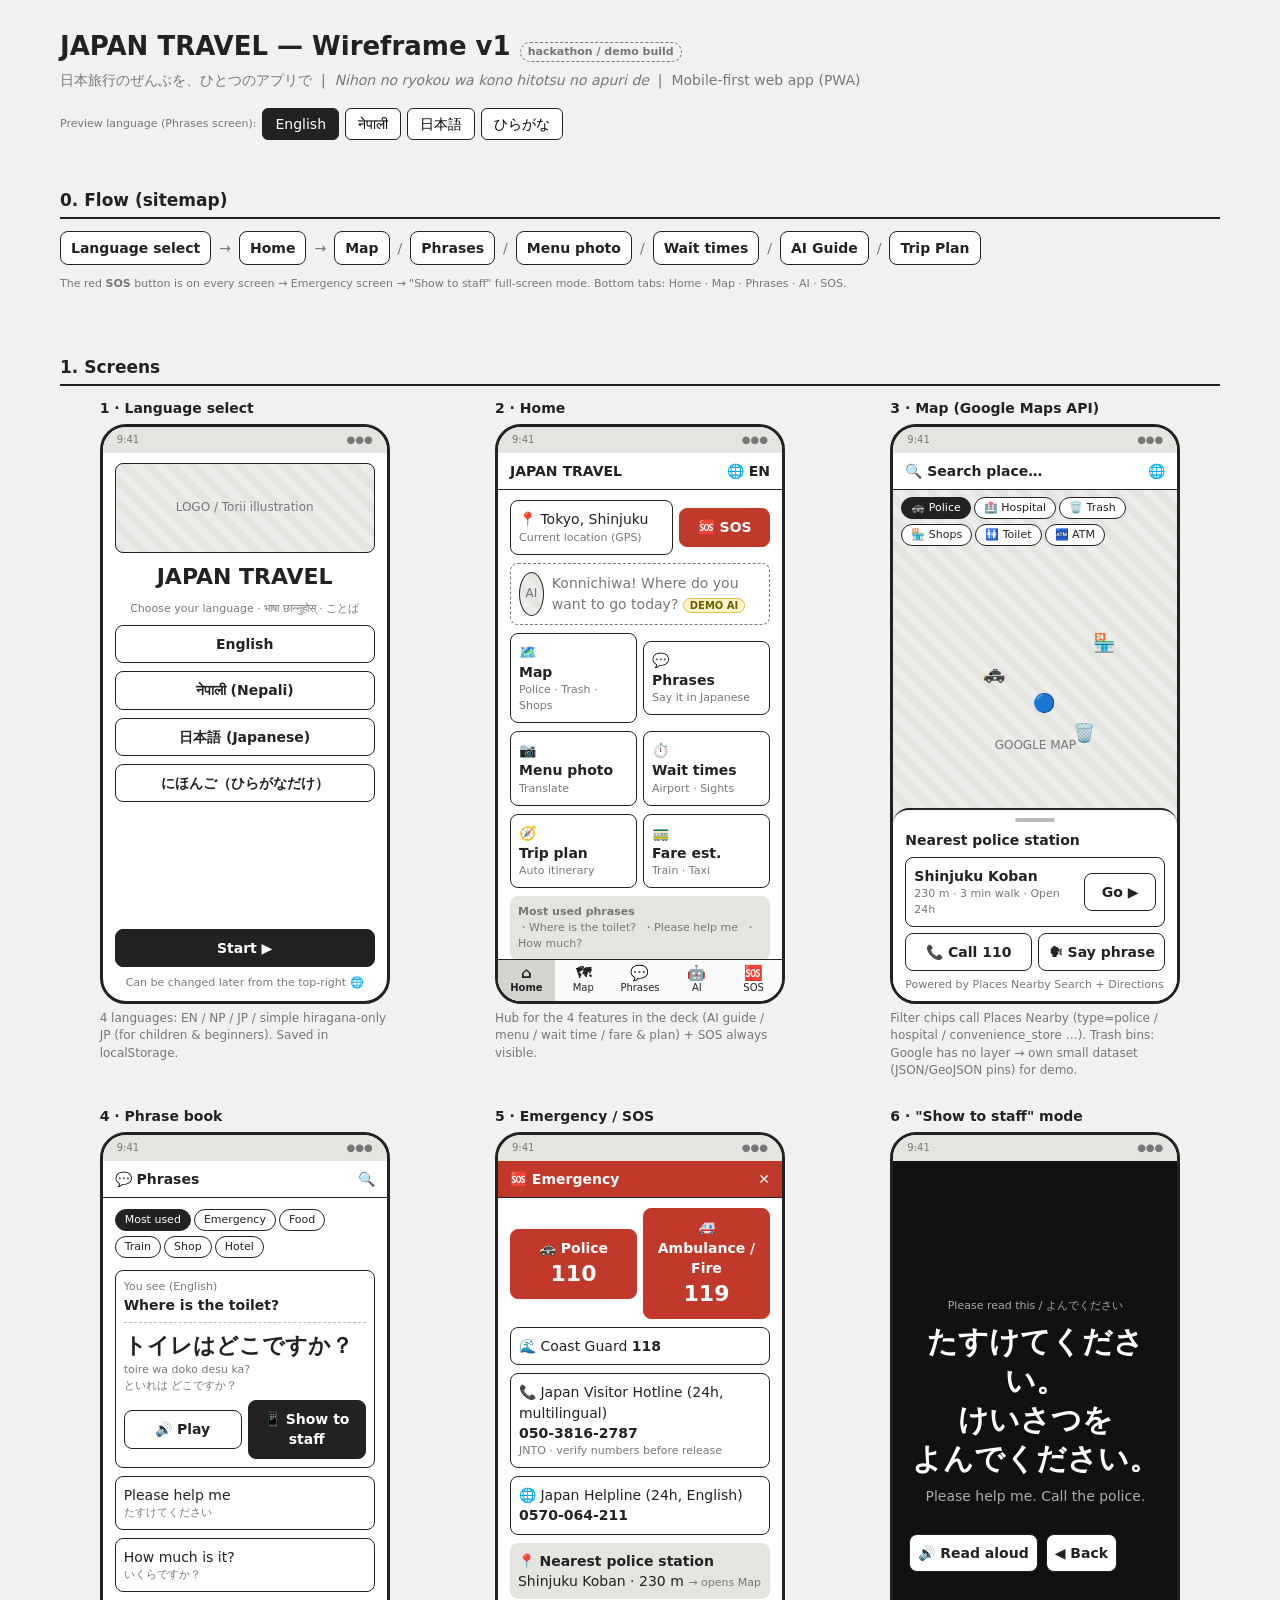
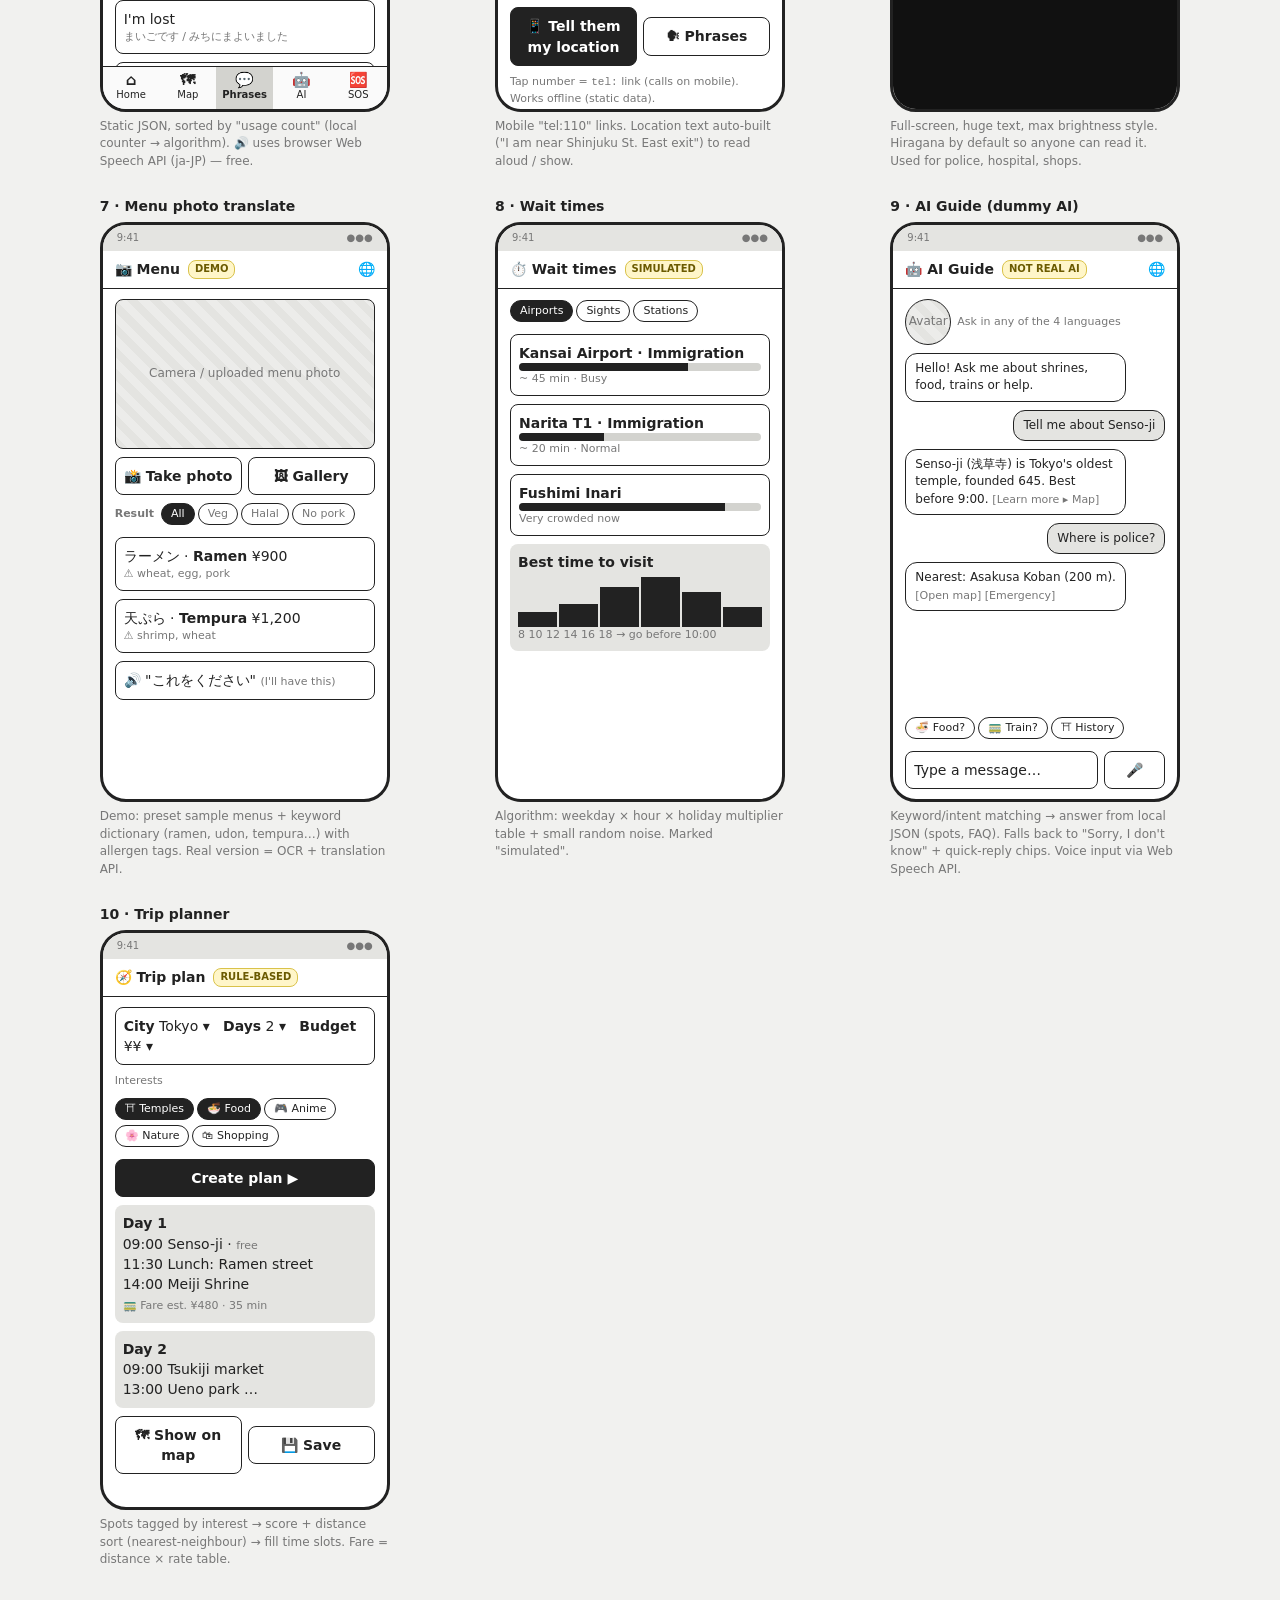
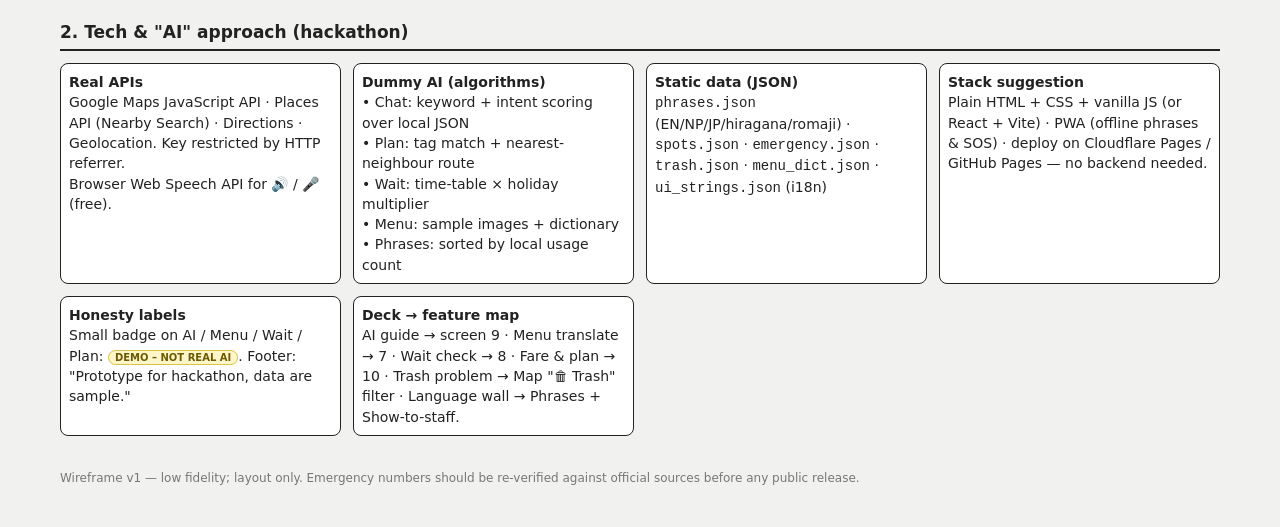
<file: wireframe.html>
<!doctype html>
<html lang="en">
<head>
<meta charset="utf-8">
<meta name="viewport" content="width=device-width,initial-scale=1">
<title>Japan Travel Wireframe</title>
<style>
:root{--bg:#f1f1ef;--ink:#222;--mute:#777;--line:#bbb;--fill:#e4e4e1;--fill2:#d3d3cf;--card:#fff;--hot:#c0392b}
*{box-sizing:border-box}
body{margin:0;background:var(--bg);color:var(--ink);font:14px/1.45 system-ui,"Yu Gothic","Noto Sans JP",sans-serif}
header.top{padding:28px 20px 8px;max-width:1200px;margin:auto}
h1{margin:0;font-size:26px}
.sub{color:var(--mute);margin-top:4px}
.tag{display:inline-block;font-size:11px;border:1px dashed var(--mute);padding:1px 7px;border-radius:10px;color:var(--mute)}
nav.langs{max-width:1200px;margin:10px auto;padding:0 20px;display:flex;gap:6px;flex-wrap:wrap;align-items:center}
nav.langs button{border:1.5px solid var(--ink);background:#fff;padding:5px 12px;border-radius:6px;cursor:pointer;font:inherit}
nav.langs button.on{background:var(--ink);color:#fff}
section{max-width:1200px;margin:auto;padding:14px 20px}
h2{font-size:17px;border-bottom:2px solid var(--ink);padding-bottom:4px;margin:24px 0 12px}
.grid{display:grid;grid-template-columns:repeat(auto-fill,minmax(290px,1fr));gap:26px;justify-items:center}
.screen{width:290px}
.screen>.cap{font-weight:700;margin:0 0 6px}
.screen>.note{font-size:12px;color:var(--mute);margin-top:6px}
.phone{width:290px;height:580px;border:3px solid var(--ink);border-radius:26px;background:var(--card);overflow:hidden;display:flex;flex-direction:column;position:relative}
.bar{height:26px;background:var(--fill);font-size:10px;display:flex;justify-content:space-between;padding:6px 14px;color:var(--mute)}
.hd{padding:8px 12px;border-bottom:1.5px solid var(--ink);display:flex;align-items:center;gap:8px;font-weight:700}
.hd .sp{flex:1}
.body{flex:1;overflow:hidden;padding:10px 12px;display:flex;flex-direction:column;gap:8px;position:relative}
.tabs{display:flex;border-top:1.5px solid var(--ink);background:#fafafa}
.tabs div{flex:1;text-align:center;font-size:10px;padding:6px 0}
.tabs div b{display:block;font-size:15px;line-height:1}
.tabs .on{background:var(--fill2);font-weight:700}
.box{border:1.5px solid var(--ink);border-radius:8px;padding:8px}
.dash{border:1.5px dashed var(--mute);border-radius:8px;padding:8px;color:var(--mute)}
.fill{background:var(--fill);border-radius:8px;padding:8px}
.row{display:flex;gap:6px;align-items:center}
.row>*{flex:1}
.btn{border:1.5px solid var(--ink);border-radius:8px;padding:8px;text-align:center;background:#fff;font-weight:600}
.btn.pri{background:var(--ink);color:#fff}
.btn.sos{background:var(--hot);color:#fff;border-color:var(--hot)}
.chip{display:inline-block;border:1.5px solid var(--ink);border-radius:14px;padding:2px 9px;font-size:11px;margin:0 3px 4px 0;background:#fff}
.chip.on{background:var(--ink);color:#fff}
.ph{background:repeating-linear-gradient(45deg,var(--fill),var(--fill) 8px,#ececea 8px,#ececea 16px);border:1.5px solid var(--ink);border-radius:8px;display:flex;align-items:center;justify-content:center;color:var(--mute);font-size:12px;text-align:center}
.small{font-size:11px;color:var(--mute)}
.big{font-size:22px;font-weight:700}
.pin{position:absolute;font-size:18px}
.demo{background:#fff6c9;border:1px solid #d9c24a;font-size:10px;padding:1px 6px;border-radius:8px;color:#6b5a00;font-weight:600}
.bubble{border:1.5px solid var(--ink);border-radius:12px;padding:6px 9px;max-width:85%;font-size:12px}
.bubble.me{align-self:flex-end;background:var(--fill)}
.bar2{height:8px;background:var(--fill2);border-radius:4px;overflow:hidden}
.bar2 i{display:block;height:100%;background:var(--ink)}
.sheet{position:absolute;left:0;right:0;bottom:0;background:#fff;border-top:2px solid var(--ink);border-radius:16px 16px 0 0;padding:8px 12px;display:flex;flex-direction:column;gap:6px}
.grab{width:40px;height:4px;background:var(--line);border-radius:2px;margin:0 auto 2px}
.flow{display:flex;flex-wrap:wrap;gap:8px;align-items:center}
.flow .n{border:1.5px solid var(--ink);background:#fff;border-radius:8px;padding:6px 10px;font-weight:600}
.flow .a{color:var(--mute)}
table{border-collapse:collapse;width:100%;background:#fff}
td,th{border:1.5px solid var(--ink);padding:6px 9px;text-align:left;vertical-align:top;font-size:13px}
th{background:var(--fill)}
.cards{display:grid;grid-template-columns:repeat(auto-fit,minmax(260px,1fr));gap:12px}
.cards .box{background:#fff}
footer{max-width:1200px;margin:20px auto 40px;padding:0 20px;color:var(--mute);font-size:12px}
.full{background:#111;color:#fff;border-radius:0;flex:1;justify-content:center;align-items:center;text-align:center}
</style>
</head>
<body>
<header class="top">
  <h1>JAPAN TRAVEL &mdash; Wireframe v1 <span class="tag">hackathon / demo build</span></h1>
  <div class="sub">日本旅行のぜんぶを、ひとつのアプリで &nbsp;|&nbsp; <i>Nihon no ryokou wa kono hitotsu no apuri de</i> &nbsp;|&nbsp; Mobile-first web app (PWA)</div>
</header>

<nav class="langs">
  <span class="small">Preview language (Phrases screen):</span>
  <button data-l="en" class="on">English</button>
  <button data-l="np">नेपाली</button>
  <button data-l="jp">日本語</button>
  <button data-l="hi">ひらがな</button>
</nav>

<section>
  <h2>0. Flow (sitemap)</h2>
  <div class="flow">
    <span class="n">Language select</span><span class="a">→</span>
    <span class="n">Home</span><span class="a">→</span>
    <span class="n">Map</span><span class="a">/</span>
    <span class="n">Phrases</span><span class="a">/</span>
    <span class="n">Menu photo</span><span class="a">/</span>
    <span class="n">Wait times</span><span class="a">/</span>
    <span class="n">AI Guide</span><span class="a">/</span>
    <span class="n">Trip Plan</span>
  </div>
  <p class="small">The red <b>SOS</b> button is on every screen &rarr; Emergency screen &rarr; "Show to staff" full-screen mode. Bottom tabs: Home · Map · Phrases · AI · SOS.</p>
</section>

<section>
  <h2>1. Screens</h2>
  <div class="grid">

  <!-- 1 language -->
  <div class="screen"><p class="cap">1 · Language select</p>
  <div class="phone"><div class="bar"><span>9:41</span><span>●●●</span></div>
    <div class="body">
      <div class="ph" style="height:90px">LOGO / Torii illustration</div>
      <div class="big" style="text-align:center">JAPAN TRAVEL</div>
      <div class="small" style="text-align:center">Choose your language · भाषा छान्नुहोस् · ことば</div>
      <div class="btn">English</div>
      <div class="btn">नेपाली (Nepali)</div>
      <div class="btn">日本語 (Japanese)</div>
      <div class="btn">にほんご（ひらがなだけ）</div>
      <div style="flex:1"></div>
      <div class="btn pri">Start ▶</div>
      <div class="small" style="text-align:center">Can be changed later from the top-right 🌐</div>
    </div>
  </div><div class="note">4 languages: EN / NP / JP / simple hiragana-only JP (for children &amp; beginners). Saved in localStorage.</div></div>

  <!-- 2 home -->
  <div class="screen"><p class="cap">2 · Home</p>
  <div class="phone"><div class="bar"><span>9:41</span><span>●●●</span></div>
    <div class="hd"><span>JAPAN TRAVEL</span><span class="sp"></span><span>🌐 EN</span></div>
    <div class="body">
      <div class="row"><div class="box" style="flex:2">📍 Tokyo, Shinjuku<div class="small">Current location (GPS)</div></div><div class="btn sos">🆘 SOS</div></div>
      <div class="dash" style="display:flex;gap:8px;align-items:center"><div class="ph" style="width:44px;height:44px;border-radius:50%">AI</div><div>Konnichiwa! Where do you want to go today? <span class="demo">DEMO AI</span></div></div>
      <div class="row"><div class="box">🗺️<br><b>Map</b><div class="small">Police · Trash · Shops</div></div><div class="box">💬<br><b>Phrases</b><div class="small">Say it in Japanese</div></div></div>
      <div class="row"><div class="box">📷<br><b>Menu photo</b><div class="small">Translate</div></div><div class="box">⏱️<br><b>Wait times</b><div class="small">Airport · Sights</div></div></div>
      <div class="row"><div class="box">🧭<br><b>Trip plan</b><div class="small">Auto itinerary</div></div><div class="box">🚃<br><b>Fare est.</b><div class="small">Train · Taxi</div></div></div>
      <div class="fill small"><b>Most used phrases</b><br>・Where is the toilet? &nbsp;・Please help me &nbsp;・How much?</div>
    </div>
    <div class="tabs"><div class="on"><b>⌂</b>Home</div><div><b>🗺</b>Map</div><div><b>💬</b>Phrases</div><div><b>🤖</b>AI</div><div><b>🆘</b>SOS</div></div>
  </div><div class="note">Hub for the 4 features in the deck (AI guide / menu / wait time / fare &amp; plan) + SOS always visible.</div></div>

  <!-- 3 map -->
  <div class="screen"><p class="cap">3 · Map (Google Maps API)</p>
  <div class="phone"><div class="bar"><span>9:41</span><span>●●●</span></div>
    <div class="hd">🔍 Search place… <span class="sp"></span>🌐</div>
    <div class="body" style="padding:0">
      <div class="ph" style="position:absolute;inset:0;border-radius:0;border:0">GOOGLE MAP</div>
      <div style="position:absolute;top:6px;left:8px;right:8px;z-index:2">
        <span class="chip on">🚓 Police</span><span class="chip">🏥 Hospital</span><span class="chip">🗑️ Trash</span><span class="chip">🏪 Shops</span><span class="chip">🚻 Toilet</span><span class="chip">🏧 ATM</span>
      </div>
      <span class="pin" style="top:170px;left:90px">🚓</span><span class="pin" style="top:230px;left:180px">🗑️</span><span class="pin" style="top:140px;left:200px">🏪</span><span class="pin" style="top:200px;left:140px">🔵</span>
      <div class="sheet">
        <div class="grab"></div>
        <b>Nearest police station</b>
        <div class="box row"><div style="flex:3"><b>Shinjuku Koban</b><div class="small">230 m · 3 min walk · Open 24h</div></div><div class="btn">Go ▶</div></div>
        <div class="row"><div class="btn">📞 Call 110</div><div class="btn">🗣 Say phrase</div></div>
        <div class="small">Powered by Places Nearby Search + Directions</div>
      </div>
    </div>
  </div><div class="note">Filter chips call Places Nearby (type=police / hospital / convenience_store …). Trash bins: Google has no layer → own small dataset (JSON/GeoJSON pins) for demo.</div></div>

  <!-- 4 phrases -->
  <div class="screen"><p class="cap">4 · Phrase book</p>
  <div class="phone"><div class="bar"><span>9:41</span><span>●●●</span></div>
    <div class="hd">💬 Phrases <span class="sp"></span>🔍</div>
    <div class="body">
      <div><span class="chip on">Most used</span><span class="chip">Emergency</span><span class="chip">Food</span><span class="chip">Train</span><span class="chip">Shop</span><span class="chip">Hotel</span></div>
      <div class="box">
        <div class="small">You see (<span data-show="lbl">English</span>)</div>
        <b data-show="src">Where is the toilet?</b>
        <hr style="border:0;border-top:1px dashed var(--line)">
        <div class="big" lang="ja">トイレはどこですか？</div>
        <div class="small">toire wa doko desu ka?</div>
        <div class="small" lang="ja">といれは どこですか？</div>
        <div class="row" style="margin-top:6px"><div class="btn">🔊 Play</div><div class="btn pri">📱 Show to staff</div></div>
      </div>
      <div class="box">Please help me <div class="small">たすけてください</div></div>
      <div class="box">How much is it? <div class="small">いくらですか？</div></div>
      <div class="box">I'm lost <div class="small">まいごです / みちにまよいました</div></div>
      <div class="box">I have an allergy <div class="small">アレルギーが あります</div></div>
    </div>
    <div class="tabs"><div><b>⌂</b>Home</div><div><b>🗺</b>Map</div><div class="on"><b>💬</b>Phrases</div><div><b>🤖</b>AI</div><div><b>🆘</b>SOS</div></div>
  </div><div class="note">Static JSON, sorted by "usage count" (local counter → algorithm). 🔊 uses browser Web Speech API (ja-JP) — free.</div></div>

  <!-- 5 SOS -->
  <div class="screen"><p class="cap">5 · Emergency / SOS</p>
  <div class="phone"><div class="bar"><span>9:41</span><span>●●●</span></div>
    <div class="hd" style="background:var(--hot);color:#fff">🆘 Emergency <span class="sp"></span>✕</div>
    <div class="body">
      <div class="row"><div class="btn sos">🚓 Police<br><span class="big">110</span></div><div class="btn sos">🚑 Ambulance / Fire<br><span class="big">119</span></div></div>
      <div class="box">🌊 Coast Guard <b>118</b></div>
      <div class="box">📞 Japan Visitor Hotline (24h, multilingual)<br><b>050-3816-2787</b><div class="small">JNTO · verify numbers before release</div></div>
      <div class="box">🌐 Japan Helpline (24h, English) <b>0570-064-211</b></div>
      <div class="fill">📍 <b>Nearest police station</b><br>Shinjuku Koban · 230 m <span class="small">→ opens Map</span></div>
      <div class="row"><div class="btn pri">📱 Tell them my location</div><div class="btn">🗣 Phrases</div></div>
      <div class="small">Tap number = <code>tel:</code> link (calls on mobile). Works offline (static data).</div>
    </div>
  </div><div class="note">Mobile "tel:110" links. Location text auto-built ("I am near Shinjuku St. East exit") to read aloud / show.</div></div>

  <!-- 6 show to staff -->
  <div class="screen"><p class="cap">6 · "Show to staff" mode</p>
  <div class="phone"><div class="bar"><span>9:41</span><span>●●●</span></div>
    <div class="body full" style="padding:16px">
      <div class="small" style="color:#aaa">Please read this / よんでください</div>
      <div style="font-size:30px;font-weight:700;line-height:1.3" lang="ja">たすけてください。<br>けいさつを<br>よんでください。</div>
      <div style="color:#aaa">Please help me. Call the police.</div>
      <div style="display:flex;gap:8px;margin-top:20px;width:100%"><div class="btn" style="color:#222">🔊 Read aloud</div><div class="btn" style="color:#222">◀ Back</div></div>
    </div>
  </div><div class="note">Full-screen, huge text, max brightness style. Hiragana by default so anyone can read it. Used for police, hospital, shops.</div></div>

  <!-- 7 menu -->
  <div class="screen"><p class="cap">7 · Menu photo translate</p>
  <div class="phone"><div class="bar"><span>9:41</span><span>●●●</span></div>
    <div class="hd">📷 Menu <span class="demo">DEMO</span><span class="sp"></span>🌐</div>
    <div class="body">
      <div class="ph" style="height:150px">Camera / uploaded menu photo</div>
      <div class="row"><div class="btn">📸 Take photo</div><div class="btn">🖼 Gallery</div></div>
      <div class="small"><b>Result</b> &nbsp;<span class="chip on">All</span><span class="chip">Veg</span><span class="chip">Halal</span><span class="chip">No pork</span></div>
      <div class="box">ラーメン · <b>Ramen</b> ¥900<div class="small">⚠ wheat, egg, pork</div></div>
      <div class="box">天ぷら · <b>Tempura</b> ¥1,200<div class="small">⚠ shrimp, wheat</div></div>
      <div class="box">🔊 "これをください" <span class="small">(I'll have this)</span></div>
    </div>
  </div><div class="note">Demo: preset sample menus + keyword dictionary (ramen, udon, tempura…) with allergen tags. Real version = OCR + translation API.</div></div>

  <!-- 8 wait times -->
  <div class="screen"><p class="cap">8 · Wait times</p>
  <div class="phone"><div class="bar"><span>9:41</span><span>●●●</span></div>
    <div class="hd">⏱️ Wait times <span class="demo">SIMULATED</span></div>
    <div class="body">
      <div><span class="chip on">Airports</span><span class="chip">Sights</span><span class="chip">Stations</span></div>
      <div class="box"><b>Kansai Airport · Immigration</b><div class="bar2"><i style="width:70%"></i></div><div class="small">~ 45 min · Busy</div></div>
      <div class="box"><b>Narita T1 · Immigration</b><div class="bar2"><i style="width:35%"></i></div><div class="small">~ 20 min · Normal</div></div>
      <div class="box"><b>Fushimi Inari</b><div class="bar2"><i style="width:85%"></i></div><div class="small">Very crowded now</div></div>
      <div class="fill"><b>Best time to visit</b>
        <div style="display:flex;gap:2px;align-items:flex-end;height:50px;margin-top:4px">
          <i style="flex:1;background:var(--ink);height:30%"></i><i style="flex:1;background:var(--ink);height:45%"></i><i style="flex:1;background:var(--ink);height:80%"></i><i style="flex:1;background:var(--ink);height:100%"></i><i style="flex:1;background:var(--ink);height:70%"></i><i style="flex:1;background:var(--ink);height:40%"></i>
        </div><div class="small">8 10 12 14 16 18 → go before 10:00</div></div>
    </div>
  </div><div class="note">Algorithm: weekday × hour × holiday multiplier table + small random noise. Marked "simulated".</div></div>

  <!-- 9 AI guide -->
  <div class="screen"><p class="cap">9 · AI Guide (dummy AI)</p>
  <div class="phone"><div class="bar"><span>9:41</span><span>●●●</span></div>
    <div class="hd">🤖 AI Guide <span class="demo">NOT REAL AI</span><span class="sp"></span>🌐</div>
    <div class="body">
      <div class="row" style="flex:0"><div class="ph" style="width:46px;height:46px;border-radius:50%;flex:none">Avatar</div><div class="small">Ask in any of the 4 languages</div></div>
      <div class="bubble">Hello! Ask me about shrines, food, trains or help.</div>
      <div class="bubble me">Tell me about Senso-ji</div>
      <div class="bubble">Senso-ji (浅草寺) is Tokyo's oldest temple, founded 645. Best before 9:00. <span class="small">[Learn more ▸ Map]</span></div>
      <div class="bubble me">Where is police?</div>
      <div class="bubble">Nearest: Asakusa Koban (200 m). <span class="small">[Open map] [Emergency]</span></div>
      <div style="flex:1"></div>
      <div><span class="chip">🍜 Food?</span><span class="chip">🚃 Train?</span><span class="chip">⛩ History</span></div>
      <div class="row"><div class="box" style="flex:4">Type a message…</div><div class="btn">🎤</div></div>
    </div>
  </div><div class="note">Keyword/intent matching → answer from local JSON (spots, FAQ). Falls back to "Sorry, I don't know" + quick-reply chips. Voice input via Web Speech API.</div></div>

  <!-- 10 trip plan -->
  <div class="screen"><p class="cap">10 · Trip planner</p>
  <div class="phone"><div class="bar"><span>9:41</span><span>●●●</span></div>
    <div class="hd">🧭 Trip plan <span class="demo">RULE-BASED</span></div>
    <div class="body">
      <div class="box"><b>City</b> Tokyo ▾ &nbsp; <b>Days</b> 2 ▾ &nbsp; <b>Budget</b> ¥¥ ▾</div>
      <div class="small">Interests</div>
      <div><span class="chip on">⛩ Temples</span><span class="chip on">🍜 Food</span><span class="chip">🎮 Anime</span><span class="chip">🌸 Nature</span><span class="chip">🛍 Shopping</span></div>
      <div class="btn pri">Create plan ▶</div>
      <div class="fill"><b>Day 1</b><br>09:00 Senso-ji · <span class="small">free</span><br>11:30 Lunch: Ramen street<br>14:00 Meiji Shrine<br><span class="small">🚃 Fare est. ¥480 · 35 min</span></div>
      <div class="fill"><b>Day 2</b><br>09:00 Tsukiji market<br>13:00 Ueno park …</div>
      <div class="row"><div class="btn">🗺 Show on map</div><div class="btn">💾 Save</div></div>
    </div>
  </div><div class="note">Spots tagged by interest → score + distance sort (nearest-neighbour) → fill time slots. Fare = distance × rate table.</div></div>

  </div>
</section>

<section>
  <h2>2. Tech &amp; "AI" approach (hackathon)</h2>
  <div class="cards">
    <div class="box"><b>Real APIs</b><br>Google Maps JavaScript API · Places API (Nearby Search) · Directions · Geolocation. Key restricted by HTTP referrer.<br>Browser Web Speech API for 🔊 / 🎤 (free).</div>
    <div class="box"><b>Dummy AI (algorithms)</b><br>• Chat: keyword + intent scoring over local JSON<br>• Plan: tag match + nearest-neighbour route<br>• Wait: time-table × holiday multiplier<br>• Menu: sample images + dictionary<br>• Phrases: sorted by local usage count</div>
    <div class="box"><b>Static data (JSON)</b><br><code>phrases.json</code> (EN/NP/JP/hiragana/romaji) · <code>spots.json</code> · <code>emergency.json</code> · <code>trash.json</code> · <code>menu_dict.json</code> · <code>ui_strings.json</code> (i18n)</div>
    <div class="box"><b>Stack suggestion</b><br>Plain HTML + CSS + vanilla JS (or React + Vite) · PWA (offline phrases &amp; SOS) · deploy on Cloudflare Pages / GitHub Pages — no backend needed.</div>
    <div class="box"><b>Honesty labels</b><br>Small badge on AI / Menu / Wait / Plan: <span class="demo">DEMO – NOT REAL AI</span>. Footer: "Prototype for hackathon, data are sample."</div>
    <div class="box"><b>Deck → feature map</b><br>AI guide → screen 9 · Menu translate → 7 · Wait check → 8 · Fare &amp; plan → 10 · Trash problem → Map "🗑 Trash" filter · Language wall → Phrases + Show-to-staff.</div>
  </div>
</section>

<footer>Wireframe v1 — low fidelity; layout only. Emergency numbers should be re-verified against official sources before any public release.</footer>

<script>
const T={
 en:{lbl:"English",src:"Where is the toilet?"},
 np:{lbl:"नेपाली",src:"शौचालय कहाँ छ?"},
 jp:{lbl:"日本語",src:"トイレはどこですか？"},
 hi:{lbl:"ひらがな",src:"といれは どこですか？"}
};
document.querySelectorAll('nav.langs button').forEach(b=>b.onclick=()=>{
  document.querySelectorAll('nav.langs button').forEach(x=>x.classList.toggle('on',x===b));
  const t=T[b.dataset.l];
  document.querySelectorAll('[data-show]').forEach(e=>e.textContent=t[e.dataset.show]);
});
</script>
</body>
</html>
</file>
